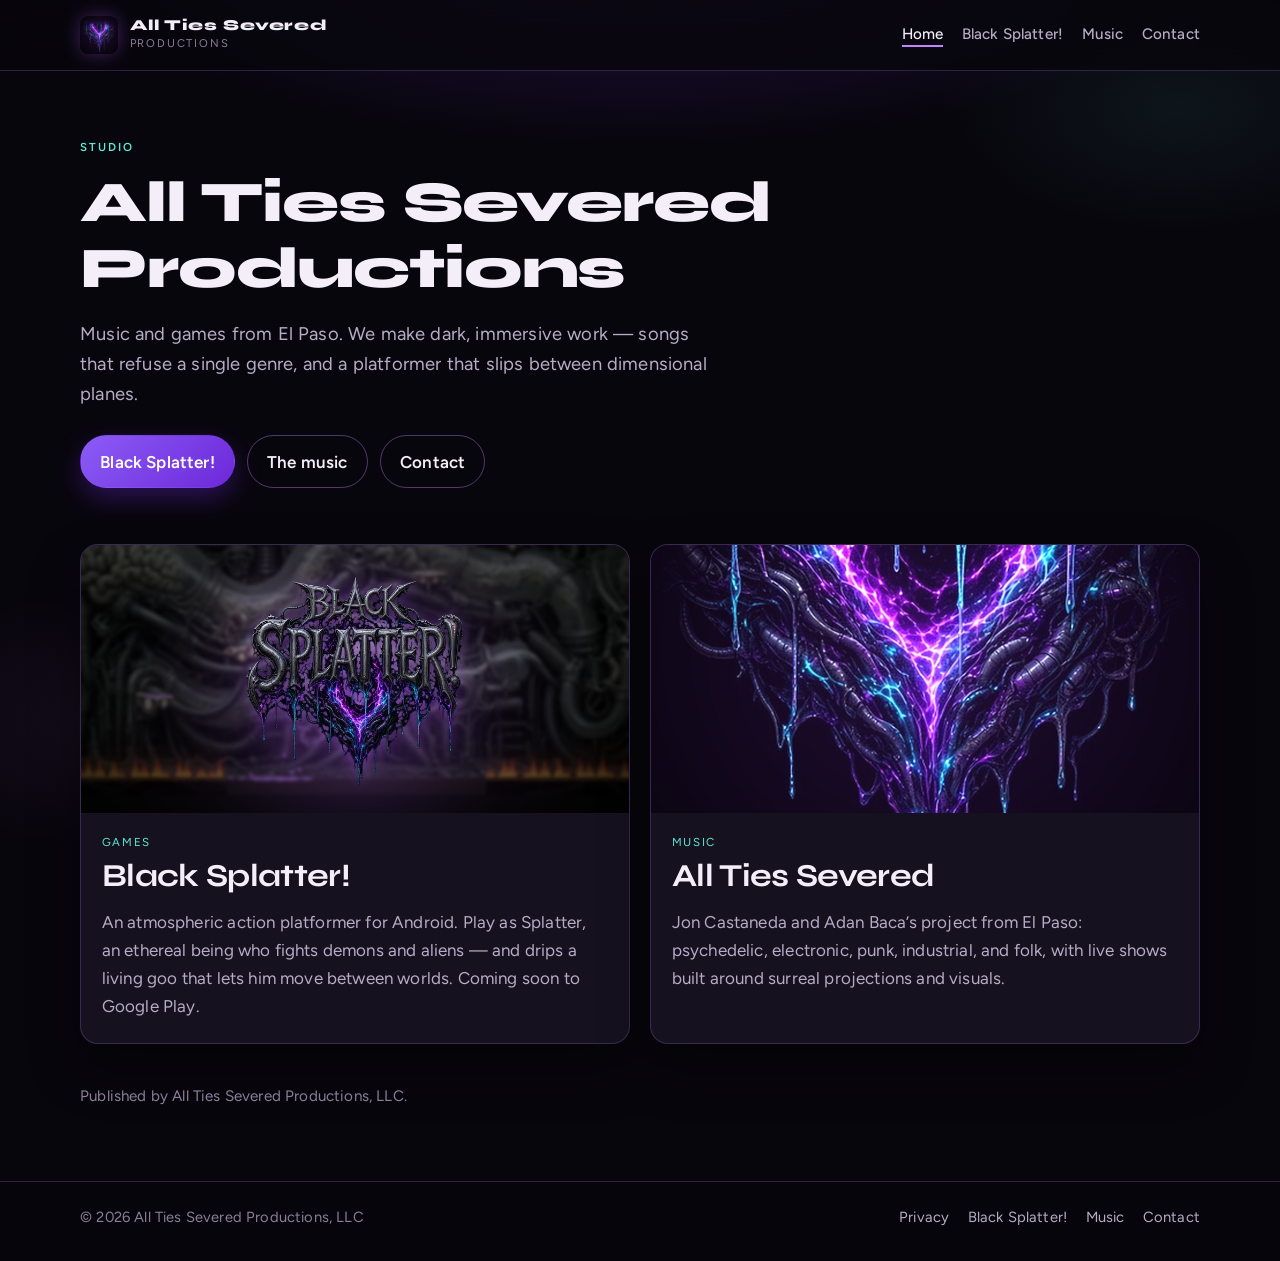
<file: index.html>
<!DOCTYPE html>
<html lang="en">
<head>
  <meta charset="utf-8">
  <meta name="viewport" content="width=device-width, initial-scale=1">
  <title>All Ties Severed Productions</title>
  <meta name="description" content="All Ties Severed Productions, LLC — the El Paso studio behind the band All Ties Severed and the upcoming Android game Black Splatter!">
  <link rel="canonical" href="https://alltiessevered.com/">
  <meta name="theme-color" content="#08060d">
  <link rel="icon" href="/favicon.ico" sizes="any">
  <link rel="icon" type="image/png" sizes="32x32" href="/assets/favicon-32.png">
  <link rel="apple-touch-icon" href="/assets/apple-touch-icon.png">
  <meta property="og:type" content="website">
  <meta property="og:site_name" content="All Ties Severed Productions">
  <meta property="og:title" content="All Ties Severed Productions">
  <meta property="og:description" content="Music and games from El Paso. Home of All Ties Severed and the upcoming Android game Black Splatter!">
  <meta property="og:url" content="https://alltiessevered.com/">
  <meta property="og:image" content="https://alltiessevered.com/assets/feature.jpg">
  <meta name="twitter:card" content="summary_large_image">
  <link rel="preconnect" href="https://fonts.googleapis.com">
  <link rel="preconnect" href="https://fonts.gstatic.com" crossorigin>
  <link href="https://fonts.googleapis.com/css2?family=Figtree:ital,wght@0,400;0,500;0,600;0,700;1,400&family=Syne:wght@600;700;800&display=swap" rel="stylesheet">
  <link rel="stylesheet" href="/css/site.css">
</head>
<body>
  <a class="skip-link" href="#main">Skip to content</a>
  <header class="site-header">
    <div class="wrap header-inner">
      <a class="wordmark" href="/">
        <img class="wordmark-icon" src="/assets/icon-192.png" width="40" height="40" alt="">
        <span>
          <span class="wordmark-title">All Ties Severed</span>
          <span class="wordmark-sub">Productions</span>
        </span>
      </a>
      <button class="nav-toggle" type="button" aria-expanded="false" aria-controls="site-nav">Menu</button>
      <nav id="site-nav" class="site-nav" aria-label="Primary">
        <a href="/" aria-current="page">Home</a>
        <a href="/black-splatter/">Black Splatter!</a>
        <a href="/music/">Music</a>
        <a href="/contact/">Contact</a>
      </nav>
    </div>
  </header>

  <main id="main" class="site-main">
    <div class="wrap">
      <section class="hero">
        <p class="eyebrow">Studio</p>
        <h1>All Ties Severed Productions</h1>
        <p class="lead">Music and games from El Paso. We make dark, immersive work — songs that refuse a single genre, and a platformer that slips between dimensional planes.</p>
        <div class="hero-actions">
          <a class="btn btn-primary" href="/black-splatter/">Black Splatter!</a>
          <a class="btn btn-ghost" href="/music/">The music</a>
          <a class="btn btn-ghost" href="/contact/">Contact</a>
        </div>
      </section>

      <section class="card-grid" aria-label="What we make">
        <a class="card" href="/black-splatter/">
          <div class="card-media">
            <img src="/assets/feature.jpg" width="1024" height="500" alt="Black Splatter! logo over a dark biomechanical street">
          </div>
          <div class="card-body">
            <span class="card-kicker">Games</span>
            <h2>Black Splatter!</h2>
            <p>An atmospheric action platformer for Android. Play as Splatter, an ethereal being who fights demons and aliens — and drips a living goo that lets him move between worlds. Coming soon to Google Play.</p>
          </div>
        </a>

        <a class="card" href="/music/">
          <div class="card-media">
            <img src="/assets/music-card.jpg" width="1024" height="500" alt="">
          </div>
          <div class="card-body">
            <span class="card-kicker">Music</span>
            <h2>All Ties Severed</h2>
            <p>Jon Castaneda and Adan Baca’s project from El Paso: psychedelic, electronic, punk, industrial, and folk, with live shows built around surreal projections and visuals.</p>
          </div>
        </a>
      </section>

      <p class="note">Published by All Ties Severed Productions, LLC.</p>
    </div>
  </main>

  <footer class="site-footer">
    <div class="wrap footer-inner">
      <p>&copy; 2026 All Ties Severed Productions, LLC</p>
      <p class="footer-links">
        <a href="/privacy/">Privacy</a>
        <a href="/black-splatter/">Black Splatter!</a>
        <a href="/music/">Music</a>
        <a href="/contact/">Contact</a>
      </p>
    </div>
  </footer>
  <script src="/js/site.js"></script>
</body>
</html>
</file>
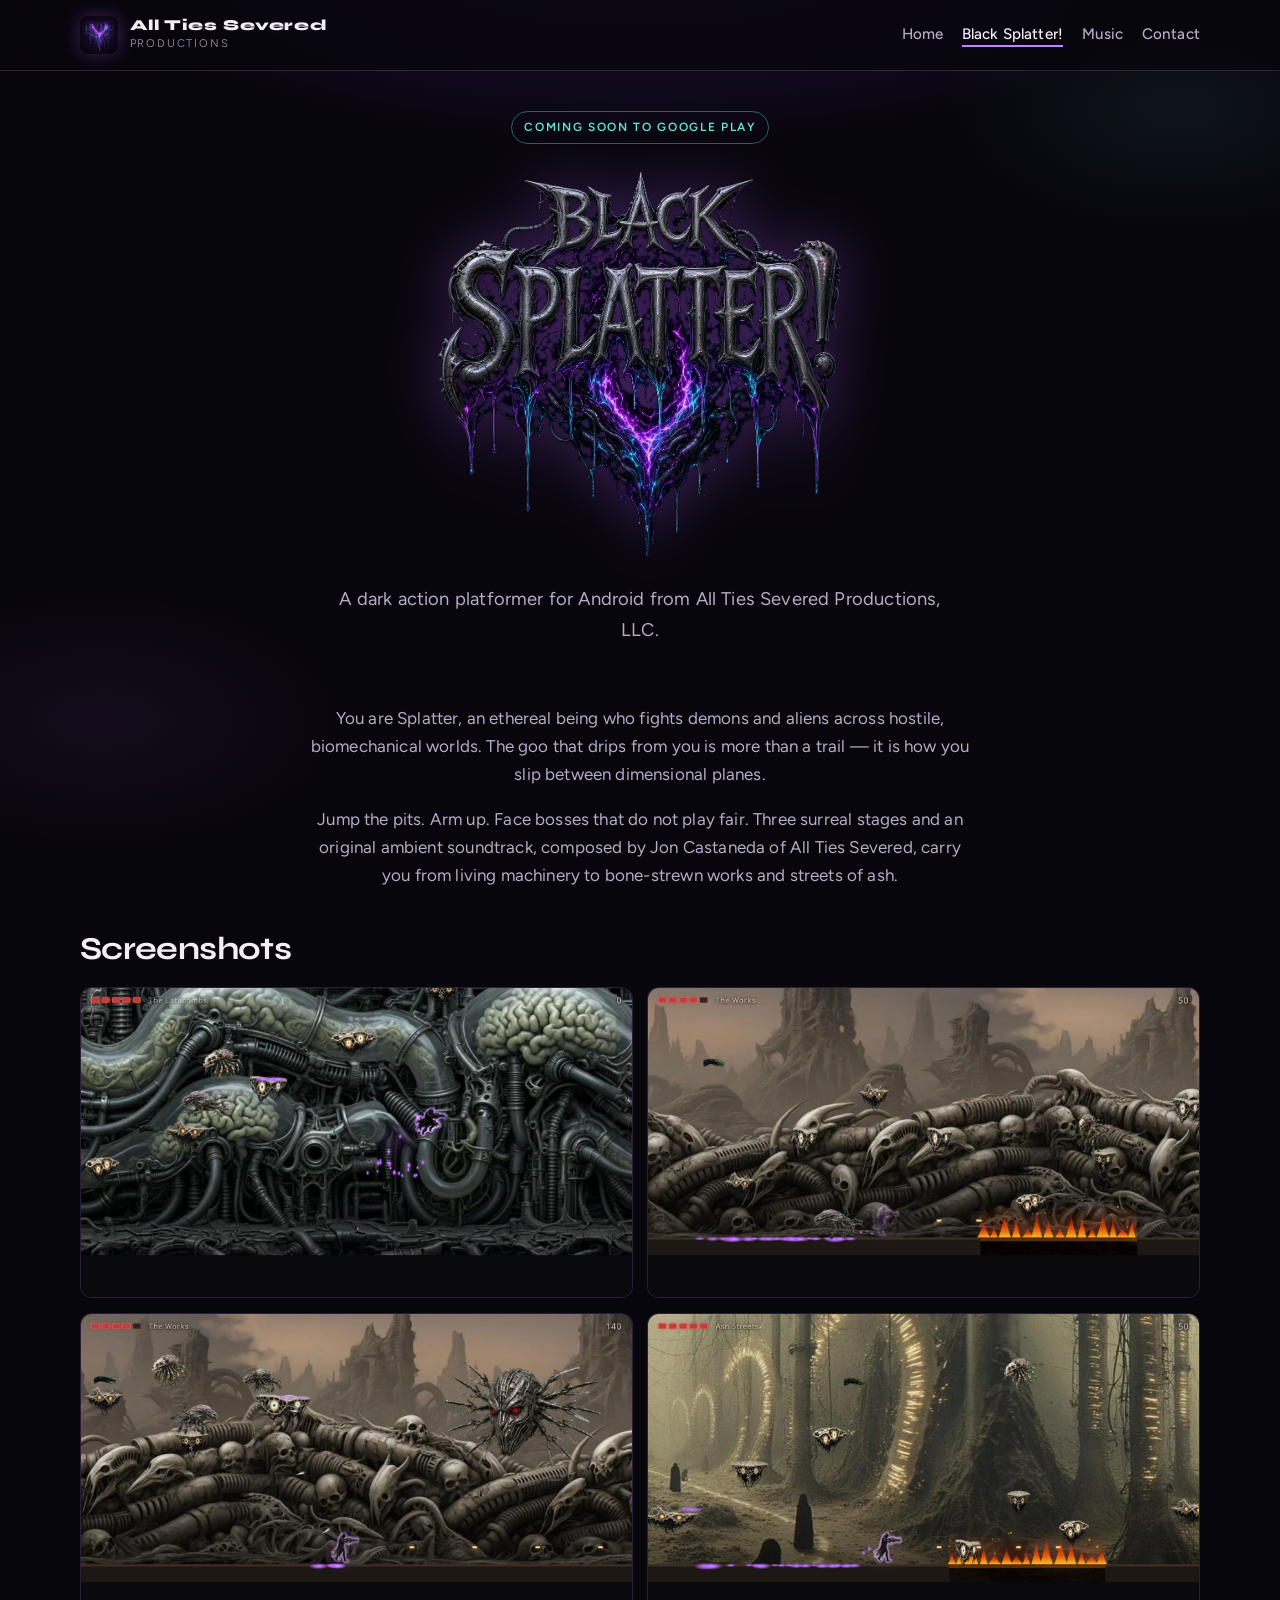
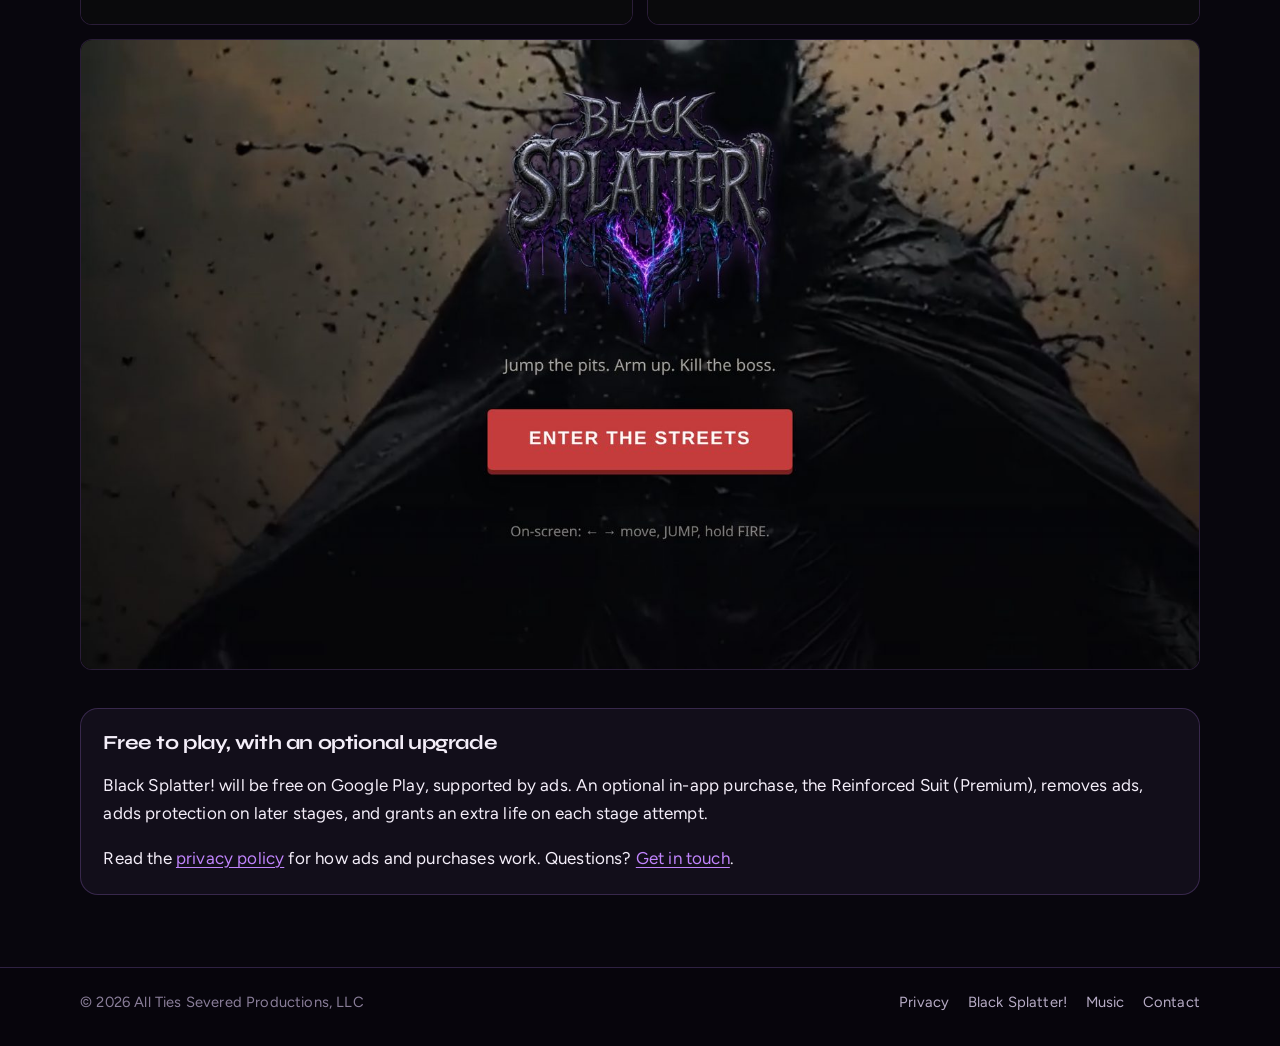
<file: black-splatter/index.html>
<!DOCTYPE html>
<html lang="en">
<head>
  <meta charset="utf-8">
  <meta name="viewport" content="width=device-width, initial-scale=1">
  <title>Black Splatter! — All Ties Severed Productions</title>
  <meta name="description" content="Black Splatter! is an upcoming Android action platformer from All Ties Severed Productions, LLC. Play as Splatter and slip between dimensional planes. Coming soon to Google Play.">
  <link rel="canonical" href="https://alltiessevered.com/black-splatter/">
  <meta name="theme-color" content="#08060d">
  <link rel="icon" href="/favicon.ico" sizes="any">
  <link rel="icon" type="image/png" sizes="32x32" href="/assets/favicon-32.png">
  <link rel="apple-touch-icon" href="/assets/apple-touch-icon.png">
  <meta property="og:type" content="website">
  <meta property="og:site_name" content="All Ties Severed Productions">
  <meta property="og:title" content="Black Splatter!">
  <meta property="og:description" content="An atmospheric action platformer for Android. Coming soon to Google Play.">
  <meta property="og:url" content="https://alltiessevered.com/black-splatter/">
  <meta property="og:image" content="https://alltiessevered.com/assets/feature.jpg">
  <meta name="twitter:card" content="summary_large_image">
  <link rel="preconnect" href="https://fonts.googleapis.com">
  <link rel="preconnect" href="https://fonts.gstatic.com" crossorigin>
  <link href="https://fonts.googleapis.com/css2?family=Figtree:ital,wght@0,400;0,500;0,600;0,700;1,400&family=Syne:wght@600;700;800&display=swap" rel="stylesheet">
  <link rel="stylesheet" href="/css/site.css">
</head>
<body>
  <a class="skip-link" href="#main">Skip to content</a>
  <header class="site-header">
    <div class="wrap header-inner">
      <a class="wordmark" href="/">
        <img class="wordmark-icon" src="/assets/icon-192.png" width="40" height="40" alt="">
        <span>
          <span class="wordmark-title">All Ties Severed</span>
          <span class="wordmark-sub">Productions</span>
        </span>
      </a>
      <button class="nav-toggle" type="button" aria-expanded="false" aria-controls="site-nav">Menu</button>
      <nav id="site-nav" class="site-nav" aria-label="Primary">
        <a href="/">Home</a>
        <a href="/black-splatter/" aria-current="page">Black Splatter!</a>
        <a href="/music/">Music</a>
        <a href="/contact/">Contact</a>
      </nav>
    </div>
  </header>

  <main id="main" class="site-main">
    <div class="wrap">
      <section class="game-hero">
        <p class="badge">Coming soon to Google Play</p>
        <h1 class="visually-hidden">Black Splatter!</h1>
        <img class="game-logo" src="/assets/logo.webp" width="993" height="945" alt="Black Splatter!">
        <p class="lead">A dark action platformer for Android from All Ties Severed Productions, LLC.</p>
      </section>

      <div class="prose center">
        <p>You are Splatter, an ethereal being who fights demons and aliens across hostile, biomechanical worlds. The goo that drips from you is more than a trail — it is how you slip between dimensional planes.</p>
        <p>Jump the pits. Arm up. Face bosses that do not play fair. Three surreal stages and an original ambient soundtrack, composed by Jon Castaneda of All Ties Severed, carry you from living machinery to bone-strewn works and streets of ash.</p>
      </div>

      <section class="section" id="screenshots">
        <h2>Screenshots</h2>
        <div class="shots">
          <a class="shot" href="#shot-catacombs">
            <img src="/assets/shot-catacombs.jpg" width="1600" height="900" alt="Splatter leaping through The Catacombs, a stage of pipes, tanks, and living machinery">
          </a>
          <a class="shot" href="#shot-works">
            <img src="/assets/shot-works.jpg" width="1600" height="900" alt="The Works: a landscape of bone and machinery with fire pits below">
          </a>
          <a class="shot" href="#shot-boss">
            <img src="/assets/shot-boss.jpg" width="1600" height="900" alt="Splatter facing a hovering mechanical boss in The Works">
          </a>
          <a class="shot" href="#shot-ash">
            <img src="/assets/shot-ash-streets.jpg" width="1600" height="900" alt="Ash Streets: Splatter moving through a forest of glowing rings, weapon drawn">
          </a>
          <a class="shot" href="#shot-title">
            <img src="/assets/shot-title.jpg" width="1600" height="900" alt="The Black Splatter! title screen">
          </a>
        </div>
      </section>

      <div id="shot-catacombs" class="lightbox">
        <a class="lightbox-backdrop" href="#screenshots" aria-label="Close"></a>
        <a class="lightbox-close" href="#screenshots" aria-label="Close">&times;</a>
        <img src="/assets/shot-catacombs.jpg" width="1600" height="900" alt="Splatter leaping through The Catacombs, a stage of pipes, tanks, and living machinery">
      </div>
      <div id="shot-works" class="lightbox">
        <a class="lightbox-backdrop" href="#screenshots" aria-label="Close"></a>
        <a class="lightbox-close" href="#screenshots" aria-label="Close">&times;</a>
        <img src="/assets/shot-works.jpg" width="1600" height="900" alt="The Works: a landscape of bone and machinery with fire pits below">
      </div>
      <div id="shot-boss" class="lightbox">
        <a class="lightbox-backdrop" href="#screenshots" aria-label="Close"></a>
        <a class="lightbox-close" href="#screenshots" aria-label="Close">&times;</a>
        <img src="/assets/shot-boss.jpg" width="1600" height="900" alt="Splatter facing a hovering mechanical boss in The Works">
      </div>
      <div id="shot-ash" class="lightbox">
        <a class="lightbox-backdrop" href="#screenshots" aria-label="Close"></a>
        <a class="lightbox-close" href="#screenshots" aria-label="Close">&times;</a>
        <img src="/assets/shot-ash-streets.jpg" width="1600" height="900" alt="Ash Streets: Splatter moving through a forest of glowing rings, weapon drawn">
      </div>
      <div id="shot-title" class="lightbox">
        <a class="lightbox-backdrop" href="#screenshots" aria-label="Close"></a>
        <a class="lightbox-close" href="#screenshots" aria-label="Close">&times;</a>
        <img src="/assets/shot-title.jpg" width="1600" height="900" alt="The Black Splatter! title screen">
      </div>

      <section class="panel" aria-labelledby="play-heading">
        <h2 id="play-heading">Free to play, with an optional upgrade</h2>
        <p>Black Splatter! will be free on Google Play, supported by ads. An optional in-app purchase, the Reinforced Suit (Premium), removes ads, adds protection on later stages, and grants an extra life on each stage attempt.</p>
        <p>Read the <a href="/privacy/">privacy policy</a> for how ads and purchases work. Questions? <a href="/contact/">Get in touch</a>.</p>
      </section>
    </div>
  </main>

  <footer class="site-footer">
    <div class="wrap footer-inner">
      <p>&copy; 2026 All Ties Severed Productions, LLC</p>
      <p class="footer-links">
        <a href="/privacy/">Privacy</a>
        <a href="/black-splatter/">Black Splatter!</a>
        <a href="/music/">Music</a>
        <a href="/contact/">Contact</a>
      </p>
    </div>
  </footer>
  <script src="/js/site.js"></script>
</body>
</html>
</file>
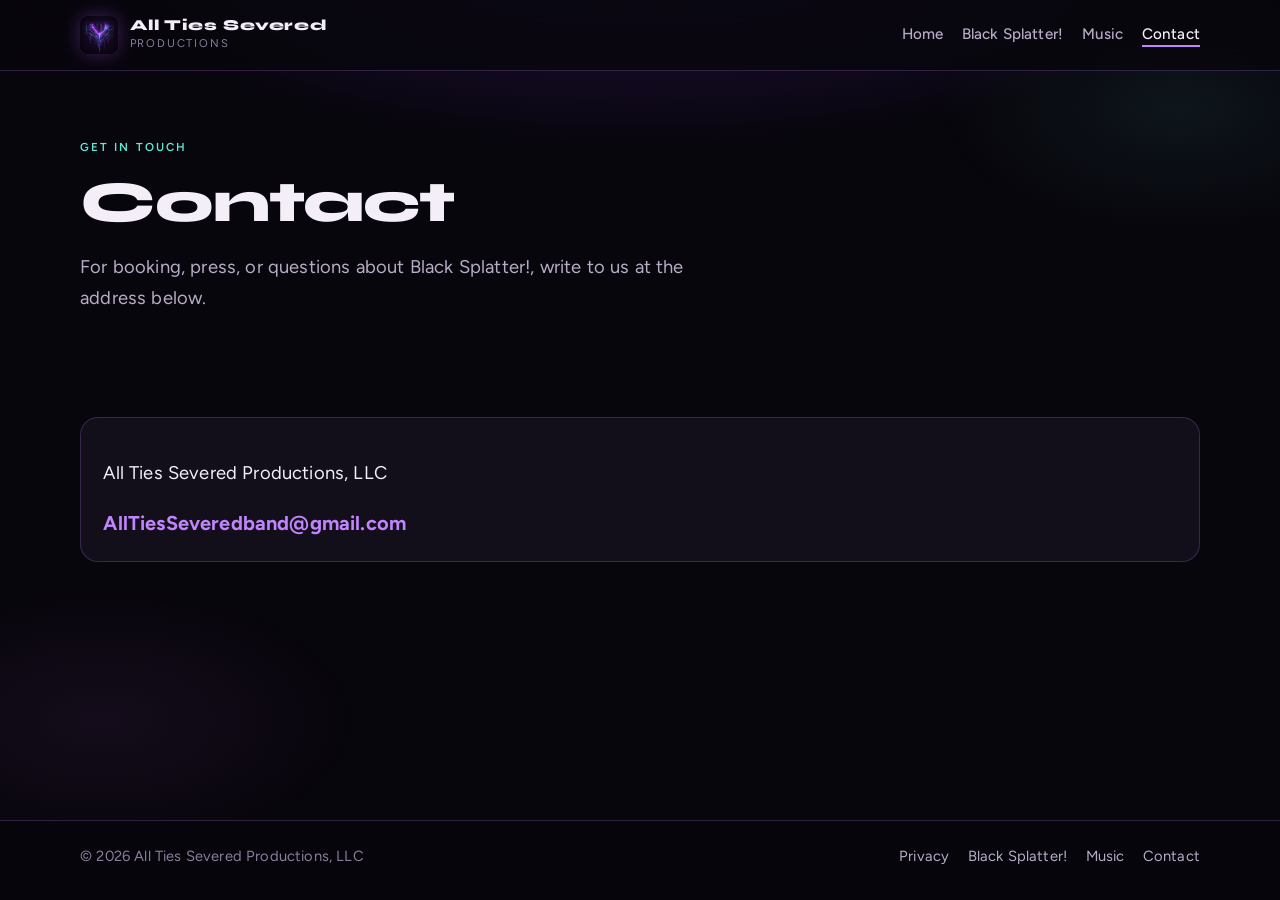
<file: contact/index.html>
<!DOCTYPE html>
<html lang="en">
<head>
  <meta charset="utf-8">
  <meta name="viewport" content="width=device-width, initial-scale=1">
  <title>Contact — All Ties Severed Productions</title>
  <meta name="description" content="Contact All Ties Severed Productions, LLC at AllTiesSeveredband@gmail.com for music, booking, or questions about Black Splatter!">
  <link rel="canonical" href="https://alltiessevered.com/contact/">
  <meta name="theme-color" content="#08060d">
  <link rel="icon" href="/favicon.ico" sizes="any">
  <link rel="icon" type="image/png" sizes="32x32" href="/assets/favicon-32.png">
  <link rel="apple-touch-icon" href="/assets/apple-touch-icon.png">
  <meta property="og:type" content="website">
  <meta property="og:site_name" content="All Ties Severed Productions">
  <meta property="og:title" content="Contact — All Ties Severed Productions">
  <meta property="og:description" content="Reach All Ties Severed Productions, LLC at AllTiesSeveredband@gmail.com.">
  <meta property="og:url" content="https://alltiessevered.com/contact/">
  <meta property="og:image" content="https://alltiessevered.com/assets/feature.jpg">
  <meta name="twitter:card" content="summary_large_image">
  <link rel="preconnect" href="https://fonts.googleapis.com">
  <link rel="preconnect" href="https://fonts.gstatic.com" crossorigin>
  <link href="https://fonts.googleapis.com/css2?family=Figtree:ital,wght@0,400;0,500;0,600;0,700;1,400&family=Syne:wght@600;700;800&display=swap" rel="stylesheet">
  <link rel="stylesheet" href="/css/site.css">
</head>
<body>
  <a class="skip-link" href="#main">Skip to content</a>
  <header class="site-header">
    <div class="wrap header-inner">
      <a class="wordmark" href="/">
        <img class="wordmark-icon" src="/assets/icon-192.png" width="40" height="40" alt="">
        <span>
          <span class="wordmark-title">All Ties Severed</span>
          <span class="wordmark-sub">Productions</span>
        </span>
      </a>
      <button class="nav-toggle" type="button" aria-expanded="false" aria-controls="site-nav">Menu</button>
      <nav id="site-nav" class="site-nav" aria-label="Primary">
        <a href="/">Home</a>
        <a href="/black-splatter/">Black Splatter!</a>
        <a href="/music/">Music</a>
        <a href="/contact/" aria-current="page">Contact</a>
      </nav>
    </div>
  </header>

  <main id="main" class="site-main">
    <div class="wrap">
      <section class="hero">
        <p class="eyebrow">Get in touch</p>
        <h1>Contact</h1>
        <p class="lead">For booking, press, or questions about Black Splatter!, write to us at the address below.</p>
      </section>

      <div class="panel contact-block">
        <p>All Ties Severed Productions, LLC</p>
        <p><a href="mailto:AllTiesSeveredband@gmail.com">AllTiesSeveredband@gmail.com</a></p>
      </div>
    </div>
  </main>

  <footer class="site-footer">
    <div class="wrap footer-inner">
      <p>&copy; 2026 All Ties Severed Productions, LLC</p>
      <p class="footer-links">
        <a href="/privacy/">Privacy</a>
        <a href="/black-splatter/">Black Splatter!</a>
        <a href="/music/">Music</a>
        <a href="/contact/">Contact</a>
      </p>
    </div>
  </footer>
  <script src="/js/site.js"></script>
</body>
</html>
</file>
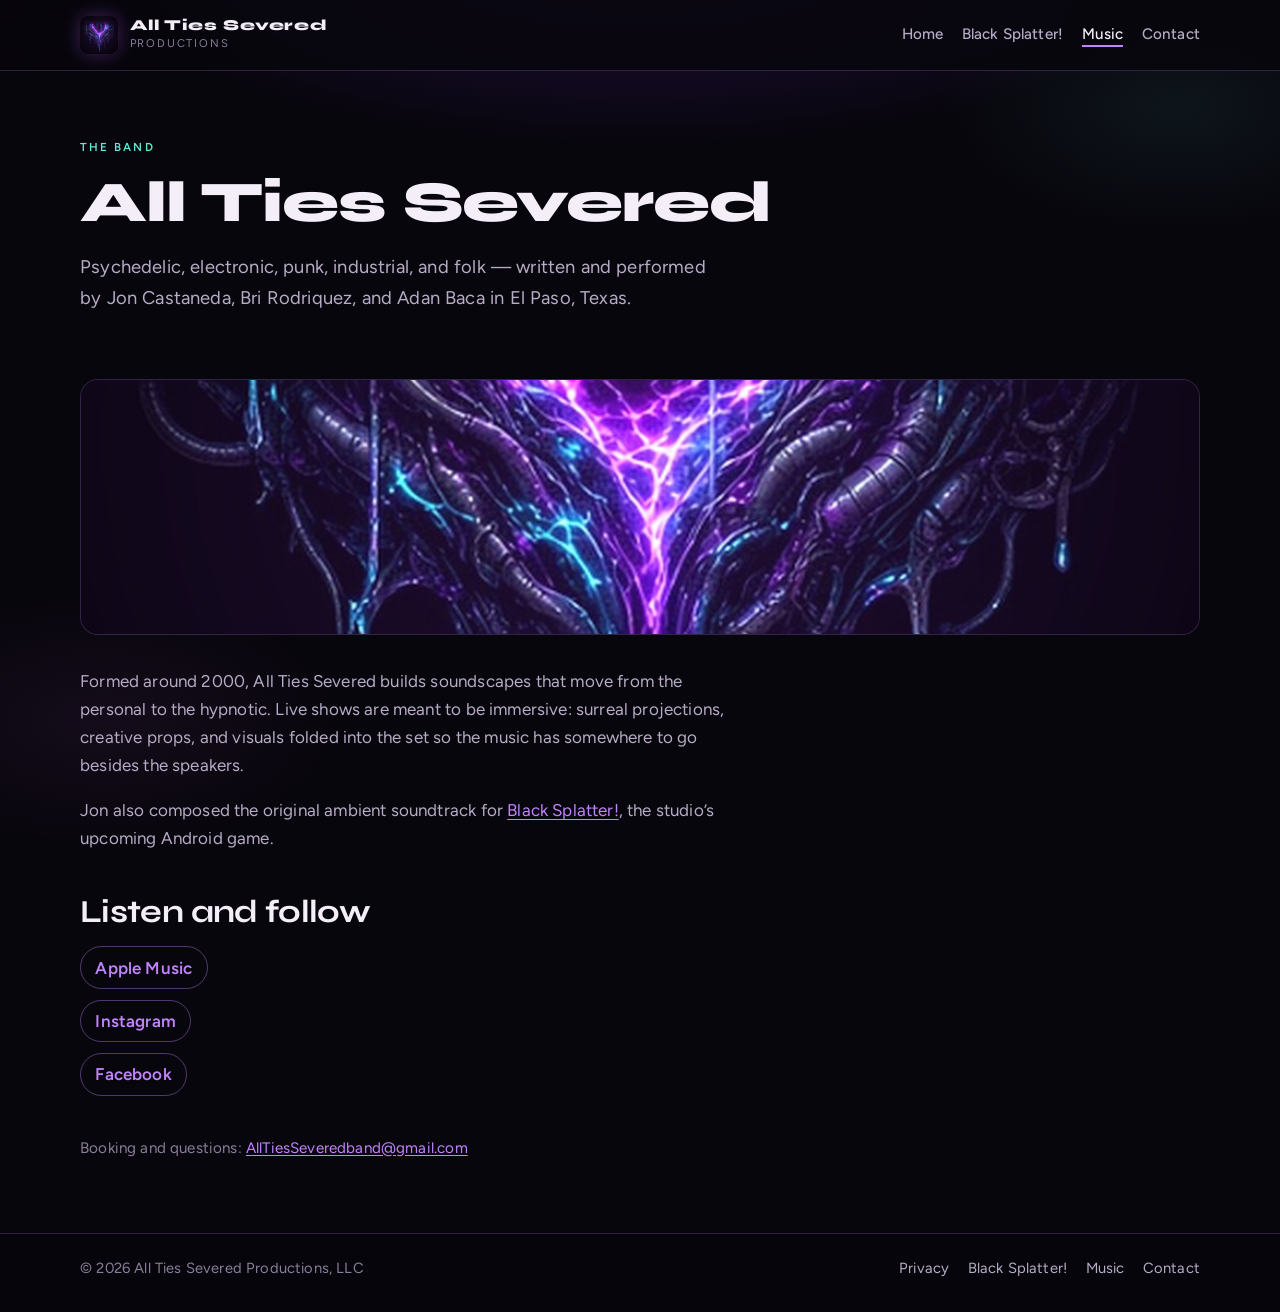
<file: music/index.html>
<!DOCTYPE html>
<html lang="en">
<head>
  <meta charset="utf-8">
  <meta name="viewport" content="width=device-width, initial-scale=1">
  <title>All Ties Severed — Music</title>
  <meta name="description" content="All Ties Severed is the El Paso project of Jon Castaneda, Bri Rodriquez, and Adan Baca: psychedelic, electronic, punk, industrial, and folk, with live visuals.">
  <link rel="canonical" href="https://alltiessevered.com/music/">
  <meta name="theme-color" content="#08060d">
  <link rel="icon" href="/favicon.ico" sizes="any">
  <link rel="icon" type="image/png" sizes="32x32" href="/assets/favicon-32.png">
  <link rel="apple-touch-icon" href="/assets/apple-touch-icon.png">
  <meta property="og:type" content="website">
  <meta property="og:site_name" content="All Ties Severed Productions">
  <meta property="og:title" content="All Ties Severed — Music">
  <meta property="og:description" content="Psychedelic, electronic, punk, industrial, and folk from El Paso. Jon Castaneda and Adan Baca.">
  <meta property="og:url" content="https://alltiessevered.com/music/">
  <meta property="og:image" content="https://alltiessevered.com/assets/feature.jpg">
  <meta name="twitter:card" content="summary_large_image">
  <link rel="preconnect" href="https://fonts.googleapis.com">
  <link rel="preconnect" href="https://fonts.gstatic.com" crossorigin>
  <link href="https://fonts.googleapis.com/css2?family=Figtree:ital,wght@0,400;0,500;0,600;0,700;1,400&family=Syne:wght@600;700;800&display=swap" rel="stylesheet">
  <link rel="stylesheet" href="/css/site.css">
</head>
<body>
  <a class="skip-link" href="#main">Skip to content</a>
  <header class="site-header">
    <div class="wrap header-inner">
      <a class="wordmark" href="/">
        <img class="wordmark-icon" src="/assets/icon-192.png" width="40" height="40" alt="">
        <span>
          <span class="wordmark-title">All Ties Severed</span>
          <span class="wordmark-sub">Productions</span>
        </span>
      </a>
      <button class="nav-toggle" type="button" aria-expanded="false" aria-controls="site-nav">Menu</button>
      <nav id="site-nav" class="site-nav" aria-label="Primary">
        <a href="/">Home</a>
        <a href="/black-splatter/">Black Splatter!</a>
        <a href="/music/" aria-current="page">Music</a>
        <a href="/contact/">Contact</a>
      </nav>
    </div>
  </header>

  <main id="main" class="site-main">
    <div class="wrap">
      <section class="hero">
        <p class="eyebrow">The band</p>
        <h1>All Ties Severed</h1>
        <p class="lead">Psychedelic, electronic, punk, industrial, and folk — written and performed by Jon Castaneda, Bri Rodriquez, and Adan Baca in El Paso, Texas.</p>
      </section>

      <img class="band-banner" src="/assets/music-card.jpg" width="1024" height="500" alt="">

      <div class="prose">
        <p>Formed around 2000, All Ties Severed builds soundscapes that move from the personal to the hypnotic. Live shows are meant to be immersive: surreal projections, creative props, and visuals folded into the set so the music has somewhere to go besides the speakers.</p>
        <p>Jon also composed the original ambient soundtrack for <a href="/black-splatter/">Black Splatter!</a>, the studio’s upcoming Android game.</p>
      </div>

      <section class="section">
        <h2>Listen and follow</h2>
        <ul class="link-list">
          <li><a href="https://music.apple.com/us/artist/all-ties-severed/251794262" rel="noopener noreferrer">Apple Music</a></li>
          <li><a href="https://instagram.com/alltiessevered" rel="noopener noreferrer">Instagram</a></li>
          <li><a href="https://facebook.com/AllTiesSevered" rel="noopener noreferrer">Facebook</a></li>
        </ul>
      </section>

      <p class="note">Booking and questions: <a href="mailto:AllTiesSeveredband@gmail.com">AllTiesSeveredband@gmail.com</a></p>
    </div>
  </main>

  <footer class="site-footer">
    <div class="wrap footer-inner">
      <p>&copy; 2026 All Ties Severed Productions, LLC</p>
      <p class="footer-links">
        <a href="/privacy/">Privacy</a>
        <a href="/black-splatter/">Black Splatter!</a>
        <a href="/music/">Music</a>
        <a href="/contact/">Contact</a>
      </p>
    </div>
  </footer>
  <script src="/js/site.js"></script>
</body>
</html>
</file>
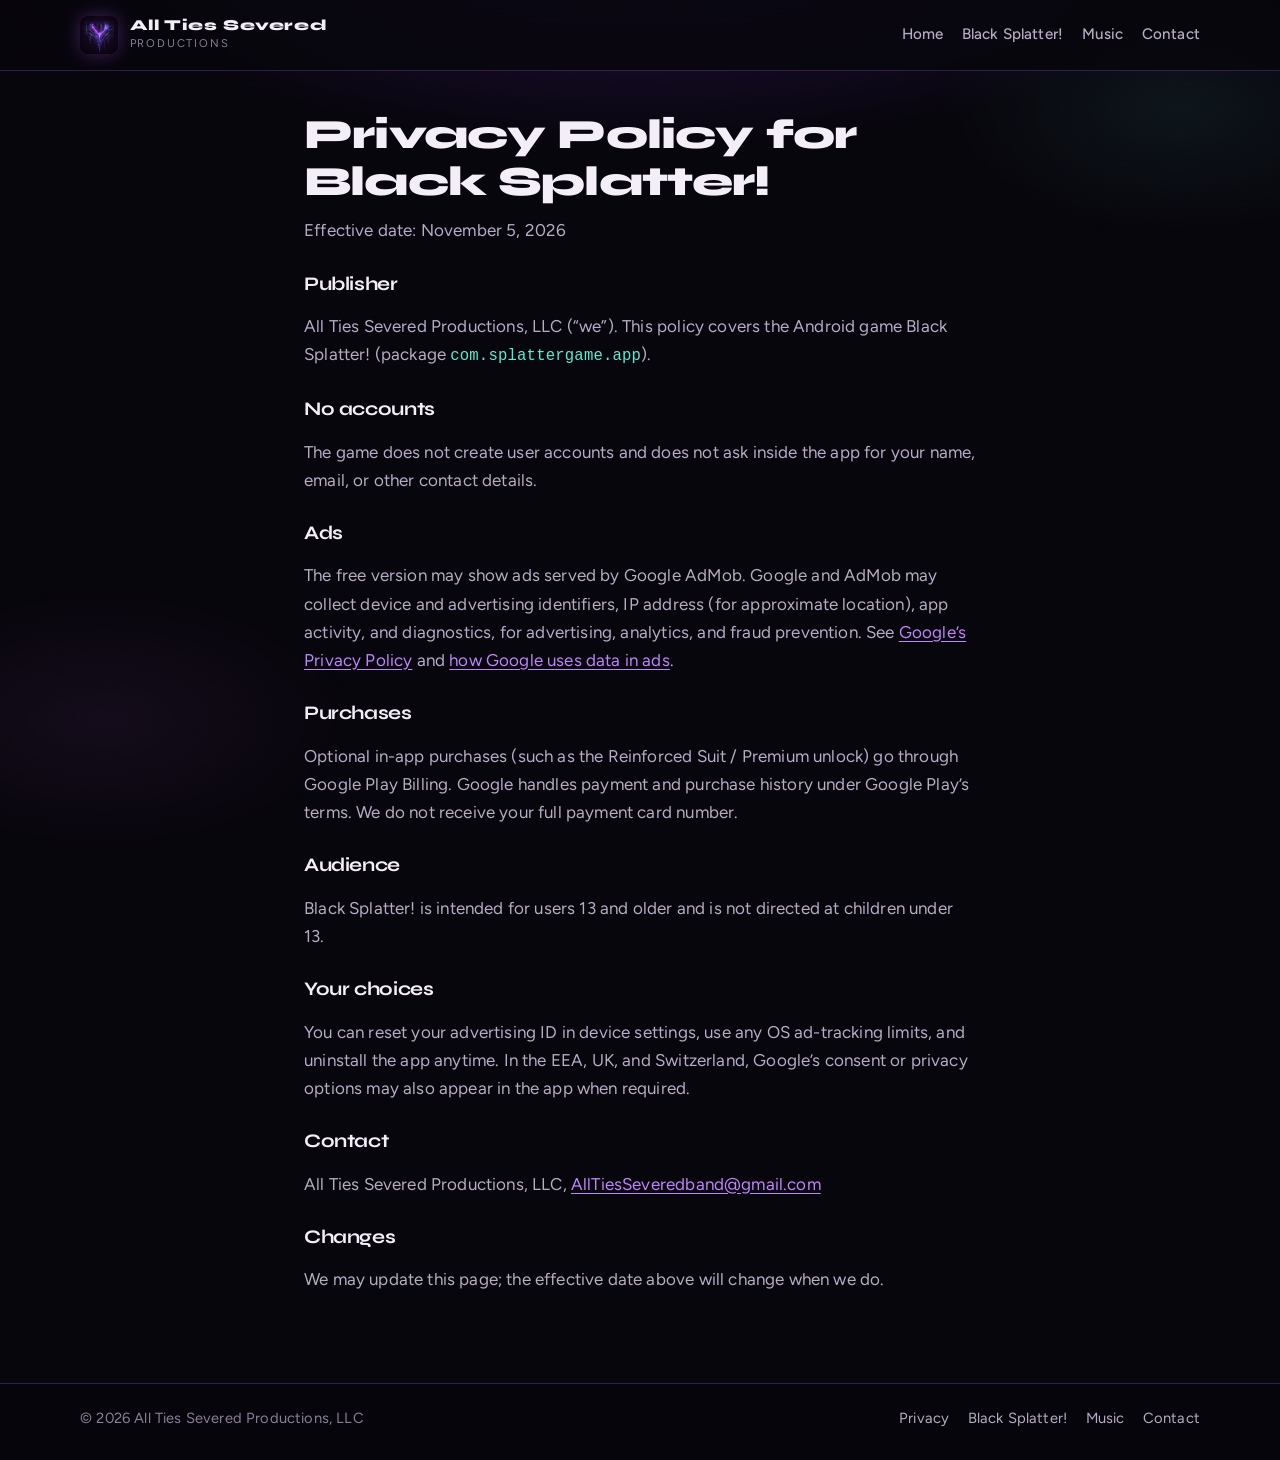
<file: privacy/index.html>
<!DOCTYPE html>
<html lang="en">
<head>
  <meta charset="utf-8">
  <meta name="viewport" content="width=device-width, initial-scale=1">
  <title>Privacy Policy — Black Splatter!</title>
  <meta name="description" content="Privacy policy for the Android game Black Splatter!, published by All Ties Severed Productions, LLC.">
  <link rel="canonical" href="https://alltiessevered.com/privacy/">
  <meta name="theme-color" content="#08060d">
  <link rel="icon" href="/favicon.ico" sizes="any">
  <link rel="icon" type="image/png" sizes="32x32" href="/assets/favicon-32.png">
  <link rel="apple-touch-icon" href="/assets/apple-touch-icon.png">
  <meta property="og:type" content="website">
  <meta property="og:site_name" content="All Ties Severed Productions">
  <meta property="og:title" content="Privacy Policy — Black Splatter!">
  <meta property="og:description" content="Privacy policy for the Android game Black Splatter!">
  <meta property="og:url" content="https://alltiessevered.com/privacy/">
  <meta property="og:image" content="https://alltiessevered.com/assets/feature.jpg">
  <meta name="twitter:card" content="summary_large_image">
  <link rel="preconnect" href="https://fonts.googleapis.com">
  <link rel="preconnect" href="https://fonts.gstatic.com" crossorigin>
  <link href="https://fonts.googleapis.com/css2?family=Figtree:ital,wght@0,400;0,500;0,600;0,700;1,400&family=Syne:wght@600;700;800&display=swap" rel="stylesheet">
  <link rel="stylesheet" href="/css/site.css">
</head>
<body>
  <a class="skip-link" href="#main">Skip to content</a>
  <header class="site-header">
    <div class="wrap header-inner">
      <a class="wordmark" href="/">
        <img class="wordmark-icon" src="/assets/icon-192.png" width="40" height="40" alt="">
        <span>
          <span class="wordmark-title">All Ties Severed</span>
          <span class="wordmark-sub">Productions</span>
        </span>
      </a>
      <button class="nav-toggle" type="button" aria-expanded="false" aria-controls="site-nav">Menu</button>
      <nav id="site-nav" class="site-nav" aria-label="Primary">
        <a href="/">Home</a>
        <a href="/black-splatter/">Black Splatter!</a>
        <a href="/music/">Music</a>
        <a href="/contact/">Contact</a>
      </nav>
    </div>
  </header>

  <main id="main" class="site-main">
    <article class="wrap prose privacy">
      <h1>Privacy Policy for Black Splatter!</h1>
      <p class="effective">Effective date: November 5, 2026</p>

      <h2>Publisher</h2>
      <p>All Ties Severed Productions, LLC (“we”). This policy covers the Android game Black Splatter! (package <code>com.splattergame.app</code>).</p>

      <h2>No accounts</h2>
      <p>The game does not create user accounts and does not ask inside the app for your name, email, or other contact details.</p>

      <h2>Ads</h2>
      <p>The free version may show ads served by Google AdMob. Google and AdMob may collect device and advertising identifiers, IP address (for approximate location), app activity, and diagnostics, for advertising, analytics, and fraud prevention. See <a href="https://policies.google.com/privacy" rel="noopener noreferrer">Google’s Privacy Policy</a> and <a href="https://policies.google.com/technologies/ads" rel="noopener noreferrer">how Google uses data in ads</a>.</p>

      <h2>Purchases</h2>
      <p>Optional in-app purchases (such as the Reinforced Suit / Premium unlock) go through Google Play Billing. Google handles payment and purchase history under Google Play’s terms. We do not receive your full payment card number.</p>

      <h2>Audience</h2>
      <p>Black Splatter! is intended for users 13 and older and is not directed at children under 13.</p>

      <h2>Your choices</h2>
      <p>You can reset your advertising ID in device settings, use any OS ad-tracking limits, and uninstall the app anytime. In the EEA, UK, and Switzerland, Google’s consent or privacy options may also appear in the app when required.</p>

      <h2>Contact</h2>
      <p>All Ties Severed Productions, LLC, <a href="mailto:AllTiesSeveredband@gmail.com">AllTiesSeveredband@gmail.com</a></p>

      <h2>Changes</h2>
      <p>We may update this page; the effective date above will change when we do.</p>
    </article>
  </main>

  <footer class="site-footer">
    <div class="wrap footer-inner">
      <p>&copy; 2026 All Ties Severed Productions, LLC</p>
      <p class="footer-links">
        <a href="/privacy/">Privacy</a>
        <a href="/black-splatter/">Black Splatter!</a>
        <a href="/music/">Music</a>
        <a href="/contact/">Contact</a>
      </p>
    </div>
  </footer>
  <script src="/js/site.js"></script>
</body>
</html>
</file>
<file: css/site.css>
/* All Ties Severed Productions — shared studio styles */
:root {
  --bg: #08060d;
  --bg-elev: #120e1a;
  --bg-card: #16111f;
  --text: #f4eef9;
  --muted: #b7acc6;
  --faint: #8a7e9a;
  --violet: #c084fc;
  --violet-deep: #7c3aed;
  --cyan: #5eead4;
  --magenta: #e879f9;
  --line: rgba(192, 132, 252, 0.22);
  --line-strong: rgba(192, 132, 252, 0.4);
  --shadow: 0 24px 50px rgba(0, 0, 0, 0.45);
  --radius: 18px;
  --wrap: 70rem;
  --font-display: "Syne", "Avenir Next", "Segoe UI", sans-serif;
  --font-body: "Figtree", "Segoe UI", "Helvetica Neue", sans-serif;
}

*,
*::before,
*::after {
  box-sizing: border-box;
}

html {
  scroll-behavior: smooth;
}

html:focus-within {
  scroll-behavior: smooth;
}

body {
  margin: 0;
  min-height: 100vh;
  display: flex;
  flex-direction: column;
  color: var(--text);
  background: var(--bg);
  font-family: var(--font-body);
  font-size: 1.0625rem;
  line-height: 1.65;
  letter-spacing: 0.01em;
}

body::before {
  content: "";
  position: fixed;
  inset: 0;
  pointer-events: none;
  z-index: -1;
  background:
    radial-gradient(ellipse 80% 42% at 50% -8%, rgba(124, 58, 237, 0.26), transparent 58%),
    radial-gradient(ellipse 36% 28% at 92% 12%, rgba(94, 234, 212, 0.07), transparent 52%),
    radial-gradient(ellipse 40% 30% at 8% 80%, rgba(232, 121, 249, 0.06), transparent 50%);
}

img {
  max-width: 100%;
  height: auto;
  display: block;
}

a {
  color: var(--violet);
  text-underline-offset: 0.16em;
}

a:hover {
  color: var(--cyan);
}

:focus-visible {
  outline: 2px solid var(--cyan);
  outline-offset: 3px;
}

.skip-link {
  position: absolute;
  left: 1rem;
  top: -4rem;
  z-index: 100;
  background: var(--violet-deep);
  color: #fff;
  padding: 0.5rem 0.85rem;
  border-radius: 0.4rem;
}

.skip-link:focus {
  top: 1rem;
}

.wrap {
  width: min(var(--wrap), calc(100% - 2rem));
  margin-inline: auto;
}

.site-header {
  position: sticky;
  top: 0;
  z-index: 40;
  background: rgba(8, 6, 13, 0.84);
  backdrop-filter: blur(16px);
  border-bottom: 1px solid var(--line);
}

.header-inner {
  display: flex;
  align-items: center;
  justify-content: space-between;
  gap: 1rem;
  min-height: 4.35rem;
}

.wordmark {
  display: flex;
  align-items: center;
  gap: 0.75rem;
  text-decoration: none;
  color: var(--text);
  min-width: 0;
}

.wordmark:hover {
  color: var(--text);
}

.wordmark-icon {
  width: 2.35rem;
  height: 2.35rem;
  border-radius: 0.55rem;
  box-shadow: 0 0 18px rgba(168, 85, 247, 0.35);
  flex: none;
}

.wordmark-title {
  display: block;
  font-family: var(--font-display);
  font-weight: 800;
  letter-spacing: 0.04em;
  line-height: 1.1;
  font-size: 0.95rem;
}

.wordmark-sub {
  display: block;
  color: var(--faint);
  font-size: 0.7rem;
  letter-spacing: 0.16em;
  text-transform: uppercase;
}

.nav-toggle {
  display: none;
  background: transparent;
  color: var(--text);
  border: 1px solid var(--line-strong);
  border-radius: 999px;
  padding: 0.4rem 0.85rem;
  font: inherit;
  font-size: 0.85rem;
  letter-spacing: 0.08em;
  text-transform: uppercase;
  cursor: pointer;
}

.site-nav {
  display: flex;
  flex-wrap: wrap;
  gap: 0.25rem 1.15rem;
}

.site-nav a {
  color: var(--muted);
  text-decoration: none;
  font-weight: 500;
  font-size: 0.95rem;
}

.site-nav a:hover,
.site-nav a[aria-current="page"] {
  color: var(--text);
}

.site-nav a[aria-current="page"] {
  box-shadow: inset 0 -2px 0 var(--violet);
}

.site-main {
  flex: 1 0 auto;
  padding: 2.5rem 0 4.5rem;
}

.hero {
  padding: 1.25rem 0 2.5rem;
}

.eyebrow {
  display: inline-block;
  margin: 0 0 0.85rem;
  color: var(--cyan);
  font-size: 0.72rem;
  font-weight: 600;
  letter-spacing: 0.18em;
  text-transform: uppercase;
}

h1, h2, h3 {
  font-family: var(--font-display);
  line-height: 1.15;
  letter-spacing: -0.02em;
}

h1 {
  margin: 0 0 1rem;
  font-size: clamp(2.1rem, 5vw, 3.6rem);
  font-weight: 800;
}

h2 {
  margin: 0 0 0.85rem;
  font-size: clamp(1.45rem, 3vw, 2rem);
  font-weight: 700;
}

h3 {
  margin: 0 0 0.5rem;
  font-size: 1.15rem;
}

.lead {
  max-width: 40rem;
  margin: 0 0 1.6rem;
  color: var(--muted);
  font-size: 1.15rem;
}

.hero-actions,
.actions {
  display: flex;
  flex-wrap: wrap;
  gap: 0.75rem;
}

.btn {
  display: inline-flex;
  align-items: center;
  justify-content: center;
  gap: 0.4rem;
  padding: 0.72rem 1.2rem;
  border-radius: 999px;
  text-decoration: none;
  font-weight: 600;
  border: 1px solid transparent;
  transition: transform 0.15s ease, background 0.15s ease, color 0.15s ease;
}

.btn:hover {
  transform: translateY(-1px);
}

.btn-primary {
  background: linear-gradient(135deg, #8b5cf6, #6d28d9);
  color: #fff;
  box-shadow: 0 10px 24px rgba(109, 40, 217, 0.35);
}

.btn-primary:hover {
  color: #fff;
}

.btn-ghost {
  background: transparent;
  color: var(--text);
  border-color: var(--line-strong);
}

.btn-ghost:hover {
  color: var(--cyan);
  border-color: var(--cyan);
}

.card-grid {
  display: grid;
  grid-template-columns: repeat(2, minmax(0, 1fr));
  gap: 1.25rem;
  margin-top: 1rem;
}

.card {
  display: flex;
  flex-direction: column;
  background: var(--bg-card);
  border: 1px solid var(--line);
  border-radius: var(--radius);
  overflow: hidden;
  box-shadow: var(--shadow);
  text-decoration: none;
  color: inherit;
  min-height: 100%;
}

a.card:hover {
  color: inherit;
  border-color: var(--line-strong);
}

.card-media {
  aspect-ratio: 1024 / 500;
  background: #0b0811;
  overflow: hidden;
}

.card-media img {
  width: 100%;
  height: 100%;
  object-fit: cover;
}

.card-body {
  padding: 1.25rem 1.3rem 1.45rem;
}

.card-body p {
  margin: 0;
  color: var(--muted);
}

.card-kicker {
  display: block;
  margin-bottom: 0.35rem;
  color: var(--cyan);
  font-size: 0.72rem;
  letter-spacing: 0.14em;
  text-transform: uppercase;
}

.note {
  margin: 2.5rem 0 0;
  color: var(--faint);
  font-size: 0.95rem;
}

.game-hero {
  text-align: center;
  padding-bottom: 1rem;
}

.game-logo {
  width: min(26rem, 92%);
  margin: 0.4rem auto 1.4rem;
  filter: drop-shadow(0 0 28px rgba(168, 85, 247, 0.35));
}

.badge {
  display: inline-flex;
  align-items: center;
  margin: 0 0 1rem;
  padding: 0.35rem 0.8rem;
  border: 1px solid rgba(94, 234, 212, 0.4);
  border-radius: 999px;
  color: var(--cyan);
  font-size: 0.74rem;
  font-weight: 600;
  letter-spacing: 0.14em;
  text-transform: uppercase;
}

.game-hero .lead {
  margin-inline: auto;
}

.prose {
  max-width: 42rem;
}

.prose.center {
  margin-inline: auto;
  text-align: center;
}

.prose p,
.prose ul {
  color: var(--muted);
}

.prose + .prose,
.section {
  margin-top: 2.6rem;
}

.shots {
  display: grid;
  grid-template-columns: repeat(2, minmax(0, 1fr));
  gap: 0.9rem;
  margin: 1.2rem 0 0;
}

.shot {
  display: block;
  border-radius: 12px;
  overflow: hidden;
  border: 1px solid var(--line);
  background: #000;
}

.shot img {
  width: 100%;
  height: 100%;
  object-fit: cover;
  aspect-ratio: 16 / 9;
}

.shot:hover img {
  filter: brightness(1.06);
}

.panel {
  margin-top: 2.4rem;
  padding: 1.35rem 1.4rem;
  background: var(--bg-elev);
  border: 1px solid var(--line);
  border-radius: var(--radius);
}

.panel p:last-child {
  margin-bottom: 0;
}

.panel h2 {
  font-size: 1.25rem;
}

.link-list {
  list-style: none;
  padding: 0;
  margin: 1rem 0 0;
}

.link-list li {
  margin: 0 0 0.65rem;
}

.link-list a {
  font-weight: 600;
  text-decoration: none;
}

.link-list a:hover {
  text-decoration: underline;
}

.contact-block {
  font-size: 1.15rem;
}

.contact-block a {
  font-weight: 700;
  font-size: 1.25rem;
  text-decoration: none;
}

.privacy h1 {
  font-size: clamp(1.8rem, 4vw, 2.6rem);
}

.privacy h2 {
  margin-top: 1.8rem;
  font-size: 1.2rem;
}

.privacy p,
.privacy li {
  color: var(--muted);
}

.effective {
  color: var(--faint);
  margin-top: -0.4rem;
}

.site-footer {
  border-top: 1px solid var(--line);
  padding: 1.4rem 0 2rem;
  background: rgba(8, 6, 13, 0.9);
}

.footer-inner {
  display: flex;
  flex-wrap: wrap;
  justify-content: space-between;
  gap: 0.75rem 1.5rem;
  color: var(--faint);
  font-size: 0.92rem;
}

.footer-inner p {
  margin: 0;
}

.footer-links {
  display: flex;
  flex-wrap: wrap;
  gap: 0.85rem 1.15rem;
}

.footer-links a {
  color: var(--muted);
  text-decoration: none;
}

.footer-links a:hover {
  color: var(--cyan);
}

/* CSS-only lightbox */
.lightbox {
  display: none;
  position: fixed;
  inset: 0;
  z-index: 80;
  align-items: center;
  justify-content: center;
  padding: 1.25rem;
  background: rgba(5, 3, 10, 0.92);
}

.lightbox:target {
  display: flex;
}

.lightbox img {
  max-width: min(96vw, 1100px);
  max-height: 86vh;
  width: auto;
  height: auto;
  border-radius: 10px;
  box-shadow: var(--shadow);
}

.lightbox-close {
  position: absolute;
  top: 1rem;
  right: 1rem;
  width: 2.4rem;
  height: 2.4rem;
  display: grid;
  place-items: center;
  border-radius: 999px;
  background: rgba(255, 255, 255, 0.08);
  color: #fff;
  text-decoration: none;
  font-size: 1.4rem;
  line-height: 1;
}

.page-404 {
  text-align: center;
  padding: 4rem 0 3rem;
}

.page-404 h1 {
  font-size: clamp(2.4rem, 8vw, 4.5rem);
}

@media (max-width: 760px) {
  .nav-toggle {
    display: inline-flex;
  }

  .site-nav {
    display: none;
    position: absolute;
    top: calc(100% + 0);
    left: 0;
    right: 0;
    flex-direction: column;
    gap: 0;
    padding: 0.5rem 1rem 1rem;
    background: rgba(12, 9, 18, 0.97);
    border-bottom: 1px solid var(--line);
  }

  .site-nav.is-open {
    display: flex;
  }

  .site-nav a {
    padding: 0.7rem 0.25rem;
    border-bottom: 1px solid var(--line);
  }

  .site-header {
    position: sticky;
  }

  .header-inner {
    position: relative;
  }

  .card-grid,
  .shots {
    grid-template-columns: 1fr;
  }

  .hero-actions,
  .actions {
    flex-direction: column;
    align-items: stretch;
  }

  .btn {
    width: 100%;
  }
}

@media (prefers-reduced-motion: reduce) {
  html {
    scroll-behavior: auto;
  }

  .btn,
  .shot img {
    transition: none;
  }
}

.visually-hidden {
  position: absolute;
  width: 1px;
  height: 1px;
  padding: 0;
  margin: -1px;
  overflow: hidden;
  clip: rect(0, 0, 0, 0);
  white-space: nowrap;
  border: 0;
}

code {
  font-family: ui-monospace, "SFMono-Regular", Menlo, Consolas, monospace;
  font-size: 0.92em;
  color: var(--cyan);
  word-break: break-all;
}

@media (min-width: 761px) {
  .shots .shot:last-child {
    grid-column: 1 / -1;
  }
}

.lightbox-backdrop {
  position: absolute;
  inset: 0;
}

.lightbox img,
.lightbox-close {
  position: relative;
  z-index: 1;
}

.lightbox-close {
  z-index: 2;
}

.band-banner {
  width: 100%;
  max-height: 16rem;
  object-fit: cover;
  object-position: center;
  border-radius: var(--radius);
  border: 1px solid var(--line);
  margin: 0 0 2rem;
  background: #0b0811;
}

.link-list a {
  display: inline-flex;
  padding: 0.4rem 0.9rem;
  border: 1px solid var(--line-strong);
  border-radius: 999px;
}
</file>
